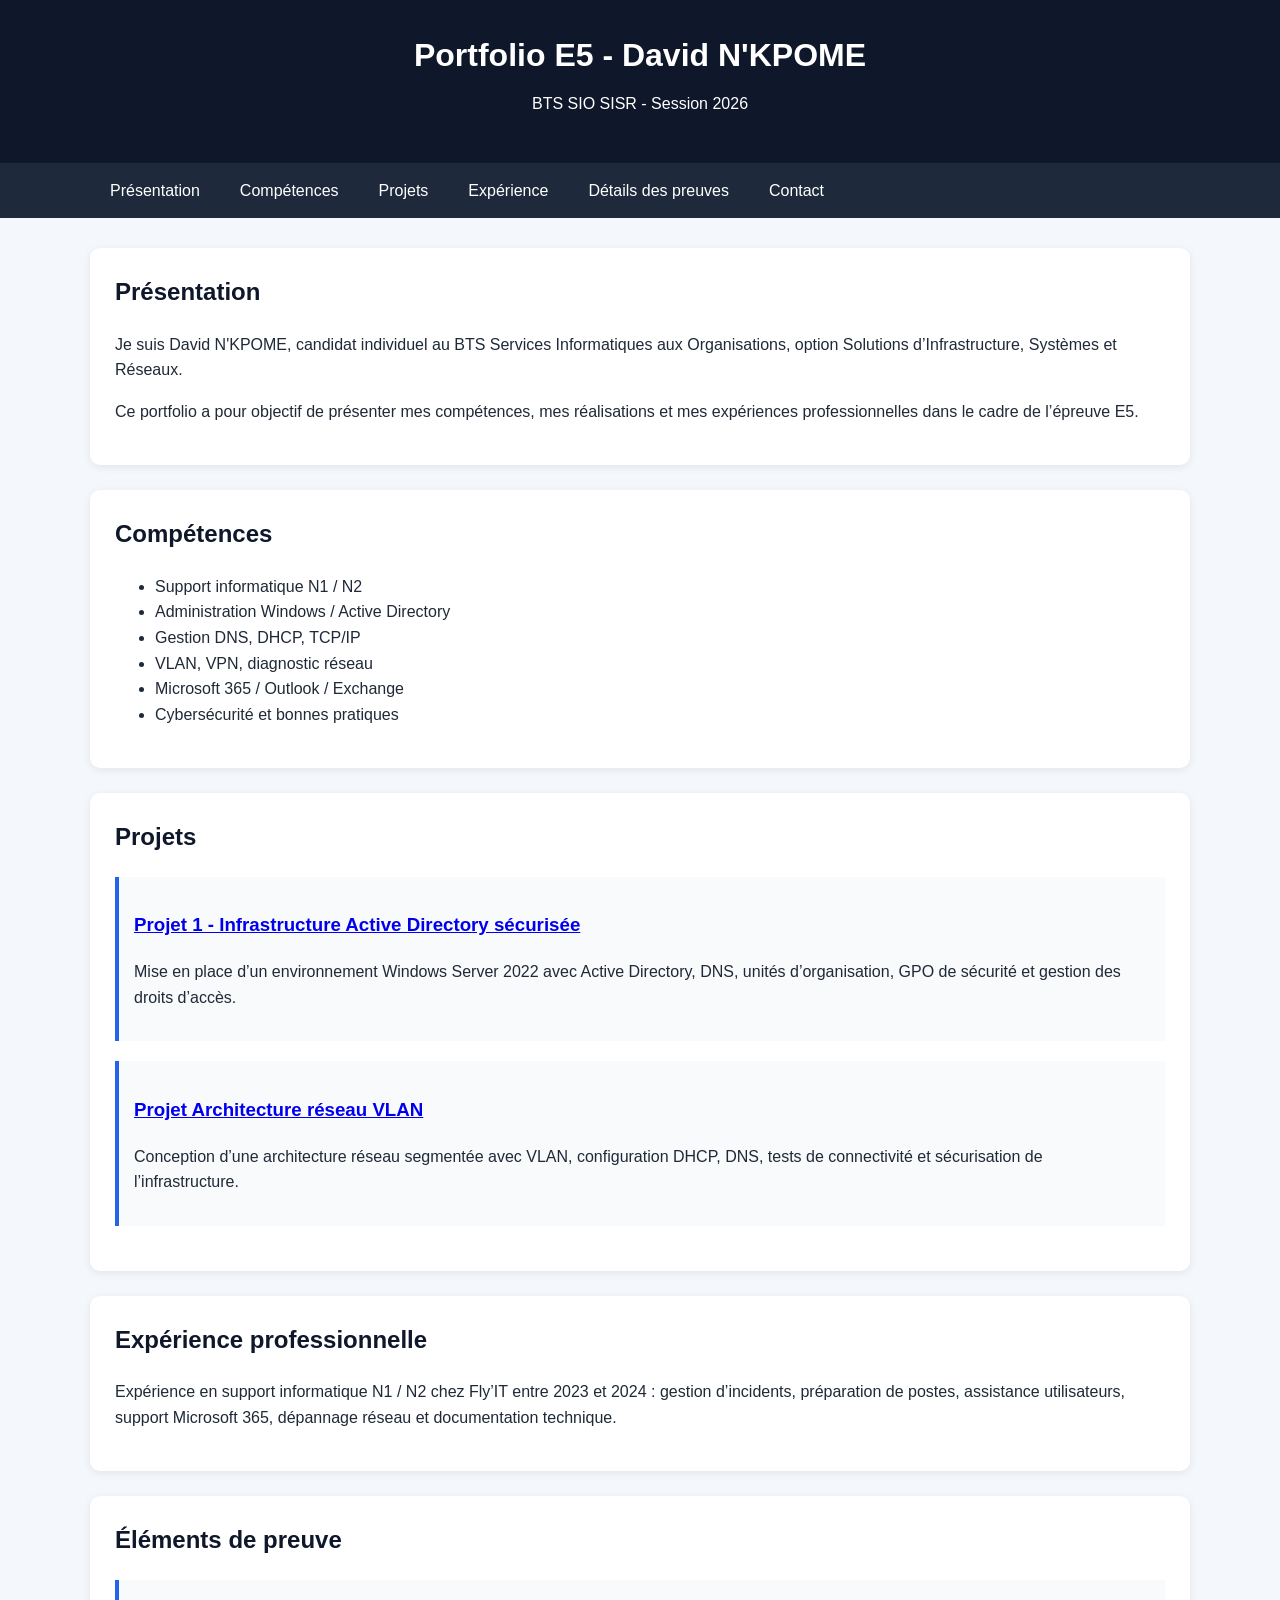
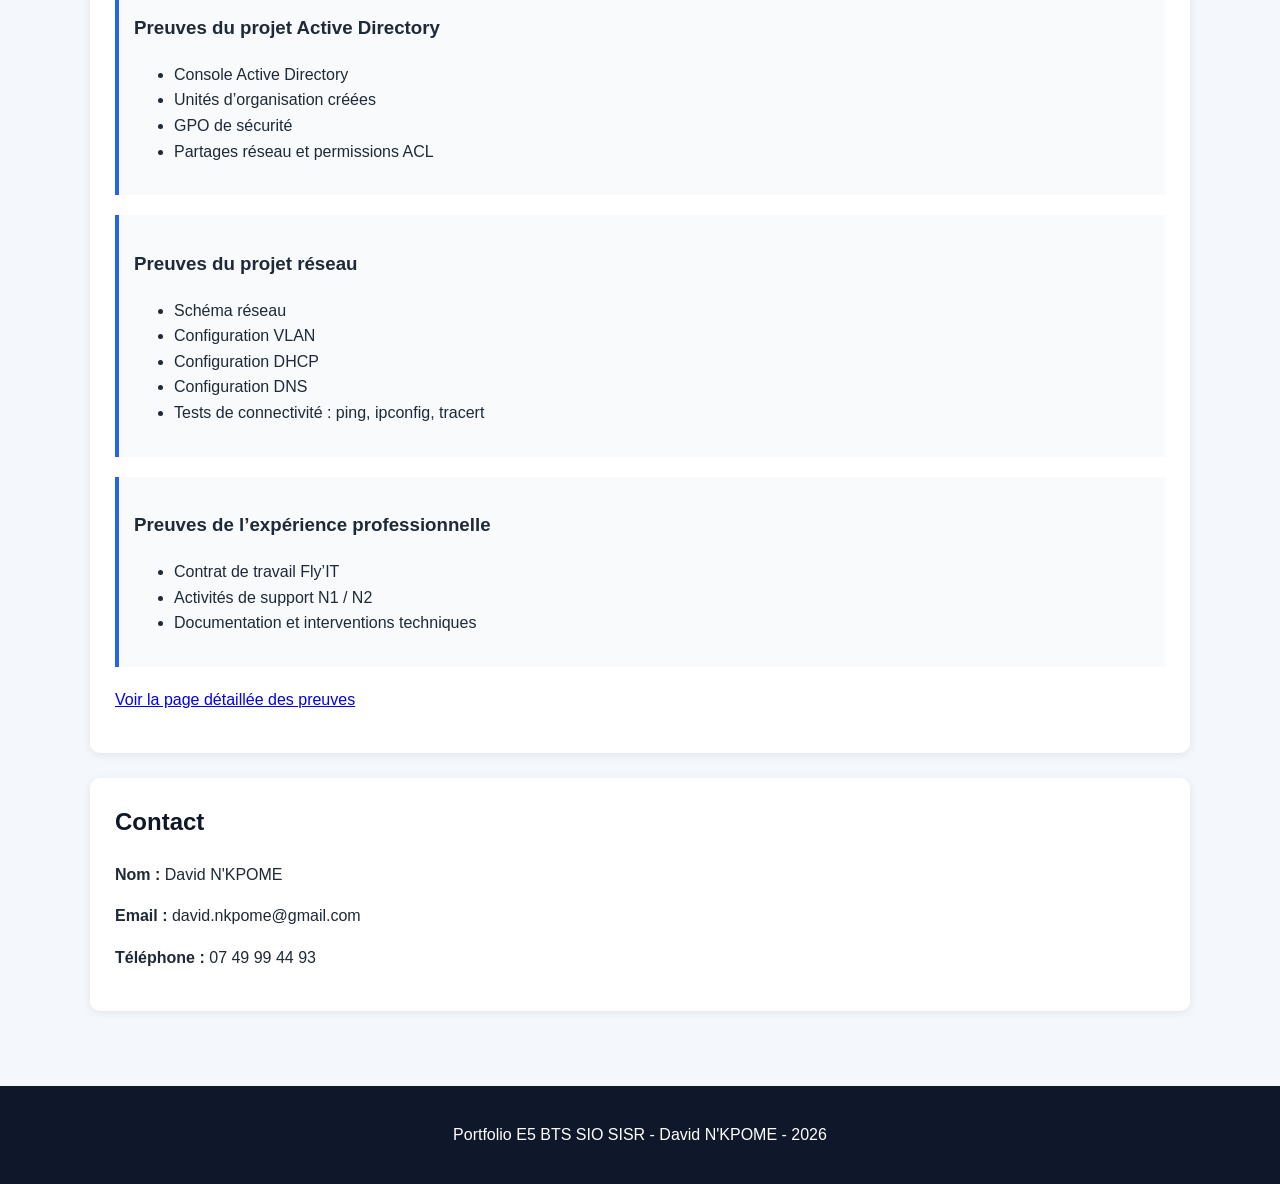
<file: index.html>
<!doctype html>
<html lang="fr">
  <head>
    <meta charset="UTF-8" />
    <meta name="viewport" content="width=device-width, initial-scale=1.0" />
    <title>Portfolio E5 - David N'KPOME</title>
    <link rel="stylesheet" href="css/style.css" />
  </head>
  <body>
    <header class="site-header">
      <div class="container">
        <h1>Portfolio E5 - David N'KPOME</h1>
        <p>BTS SIO SISR - Session 2026</p>
      </div>
    </header>

    <nav class="main-nav">
      <div class="container">
        <ul>
          <li><a href="#presentation">Présentation</a></li>
          <li><a href="#competences">Compétences</a></li>
          <li><a href="#projets">Projets</a></li>
          <li><a href="#experience">Expérience</a></li>
          <li><a href="preuves.html">Détails des preuves</a></li>
          <li><a href="#contact">Contact</a></li>
        </ul>
      </div>
    </nav>

    <main class="container">
      <section id="presentation">
        <h2>Présentation</h2>
        <p>
          Je suis David N'KPOME, candidat individuel au BTS Services
          Informatiques aux Organisations, option Solutions d’Infrastructure,
          Systèmes et Réseaux.
        </p>
        <p>
          Ce portfolio a pour objectif de présenter mes compétences, mes
          réalisations et mes expériences professionnelles dans le cadre de
          l’épreuve E5.
        </p>
      </section>

      <section id="competences">
        <h2>Compétences</h2>
        <ul>
          <li>Support informatique N1 / N2</li>
          <li>Administration Windows / Active Directory</li>
          <li>Gestion DNS, DHCP, TCP/IP</li>
          <li>VLAN, VPN, diagnostic réseau</li>
          <li>Microsoft 365 / Outlook / Exchange</li>
          <li>Cybersécurité et bonnes pratiques</li>
        </ul>
      </section>

      <section id="projets">
        <h2>Projets</h2>

        <article>
          <h3>
            <a href="projets/ad.html">
              Projet 1 - Infrastructure Active Directory sécurisée
            </a>
          </h3>

          <p>
            Mise en place d’un environnement Windows Server 2022 avec Active
            Directory, DNS, unités d’organisation, GPO de sécurité et gestion
            des droits d’accès.
          </p>
        </article>

        <article>
          <h3>
            <a href="projets/reseau.html"> Projet Architecture réseau VLAN </a>
          </h3>

          <p>
            Conception d’une architecture réseau segmentée avec VLAN,
            configuration DHCP, DNS, tests de connectivité et sécurisation de
            l’infrastructure.
          </p>
        </article>
      </section>

      <section id="experience">
        <h2>Expérience professionnelle</h2>
        <p>
          Expérience en support informatique N1 / N2 chez Fly’IT entre 2023 et
          2024 : gestion d’incidents, préparation de postes, assistance
          utilisateurs, support Microsoft 365, dépannage réseau et documentation
          technique.
        </p>
      </section>

      <section id="preuves">
    <h2>Éléments de preuve</h2>

    <article>
        <h3>Preuves du projet Active Directory</h3>
        <ul>
            <li>Console Active Directory</li>
            <li>Unités d’organisation créées</li>
            <li>GPO de sécurité</li>
            <li>Partages réseau et permissions ACL</li>
        </ul>
    </article>

    <article>
        <h3>Preuves du projet réseau</h3>
        <ul>
            <li>Schéma réseau</li>
            <li>Configuration VLAN</li>
            <li>Configuration DHCP</li>
            <li>Configuration DNS</li>
            <li>Tests de connectivité : ping, ipconfig, tracert</li>
        </ul>
    </article>

    <article>
        <h3>Preuves de l’expérience professionnelle</h3>
        <ul>
            <li>Contrat de travail Fly’IT</li>
            <li>Activités de support N1 / N2</li>
            <li>Documentation et interventions techniques</li>
        </ul>
    </article>

    <p><a href="preuves.html">Voir la page détaillée des preuves</a></p>
</section>

      <section id="contact">
        <h2>Contact</h2>
        <p><strong>Nom :</strong> David N'KPOME</p>
        <p><strong>Email :</strong> david.nkpome@gmail.com</p>
        <p><strong>Téléphone :</strong> 07 49 99 44 93</p>
      </section>
    </main>

    <footer class="site-footer">
      <div class="container">
        <p>Portfolio E5 BTS SIO SISR - David N'KPOME - 2026</p>
      </div>
    </footer>

    <script src="js/main.js"></script>
  </body>
</html>
</file>
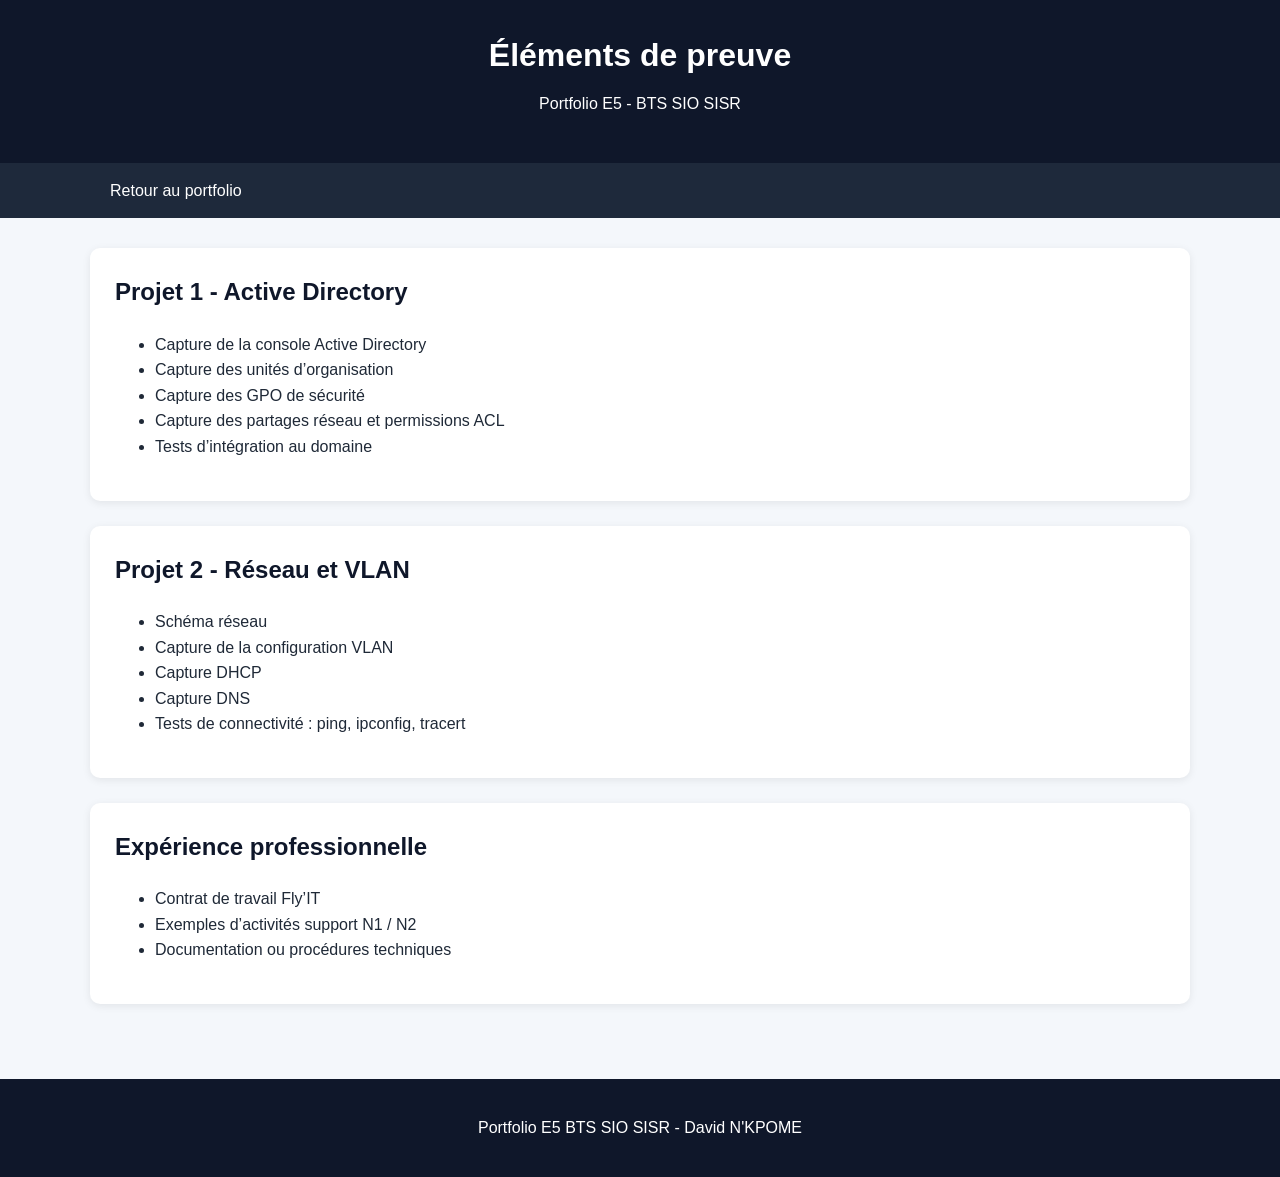
<file: preuves.html>
<!DOCTYPE html>
<html lang="fr">
<head>
    <meta charset="UTF-8">
    <meta name="viewport" content="width=device-width, initial-scale=1.0">
    <title>Éléments de preuve - Portfolio E5</title>
    <link rel="stylesheet" href="css/style.css">
</head>
<body>
    <header class="site-header">
        <div class="container">
            <h1>Éléments de preuve</h1>
            <p>Portfolio E5 - BTS SIO SISR</p>
        </div>
    </header>

    <nav class="main-nav">
        <div class="container">
            <ul>
                <li><a href="index.html">Retour au portfolio</a></li>
            </ul>
        </div>
    </nav>

    <main class="container">
        <section>
            <h2>Projet 1 - Active Directory</h2>
            <ul>
                <li>Capture de la console Active Directory</li>
                <li>Capture des unités d’organisation</li>
                <li>Capture des GPO de sécurité</li>
                <li>Capture des partages réseau et permissions ACL</li>
                <li>Tests d’intégration au domaine</li>
            </ul>
        </section>

        <section>
            <h2>Projet 2 - Réseau et VLAN</h2>
            <ul>
                <li>Schéma réseau</li>
                <li>Capture de la configuration VLAN</li>
                <li>Capture DHCP</li>
                <li>Capture DNS</li>
                <li>Tests de connectivité : ping, ipconfig, tracert</li>
            </ul>
        </section>

        <section>
            <h2>Expérience professionnelle</h2>
            <ul>
                <li>Contrat de travail Fly’IT</li>
                <li>Exemples d’activités support N1 / N2</li>
                <li>Documentation ou procédures techniques</li>
            </ul>
        </section>
    </main>

    <footer class="site-footer">
        <div class="container">
            <p>Portfolio E5 BTS SIO SISR - David N'KPOME</p>
        </div>
    </footer>
</body>
</html>
</file>
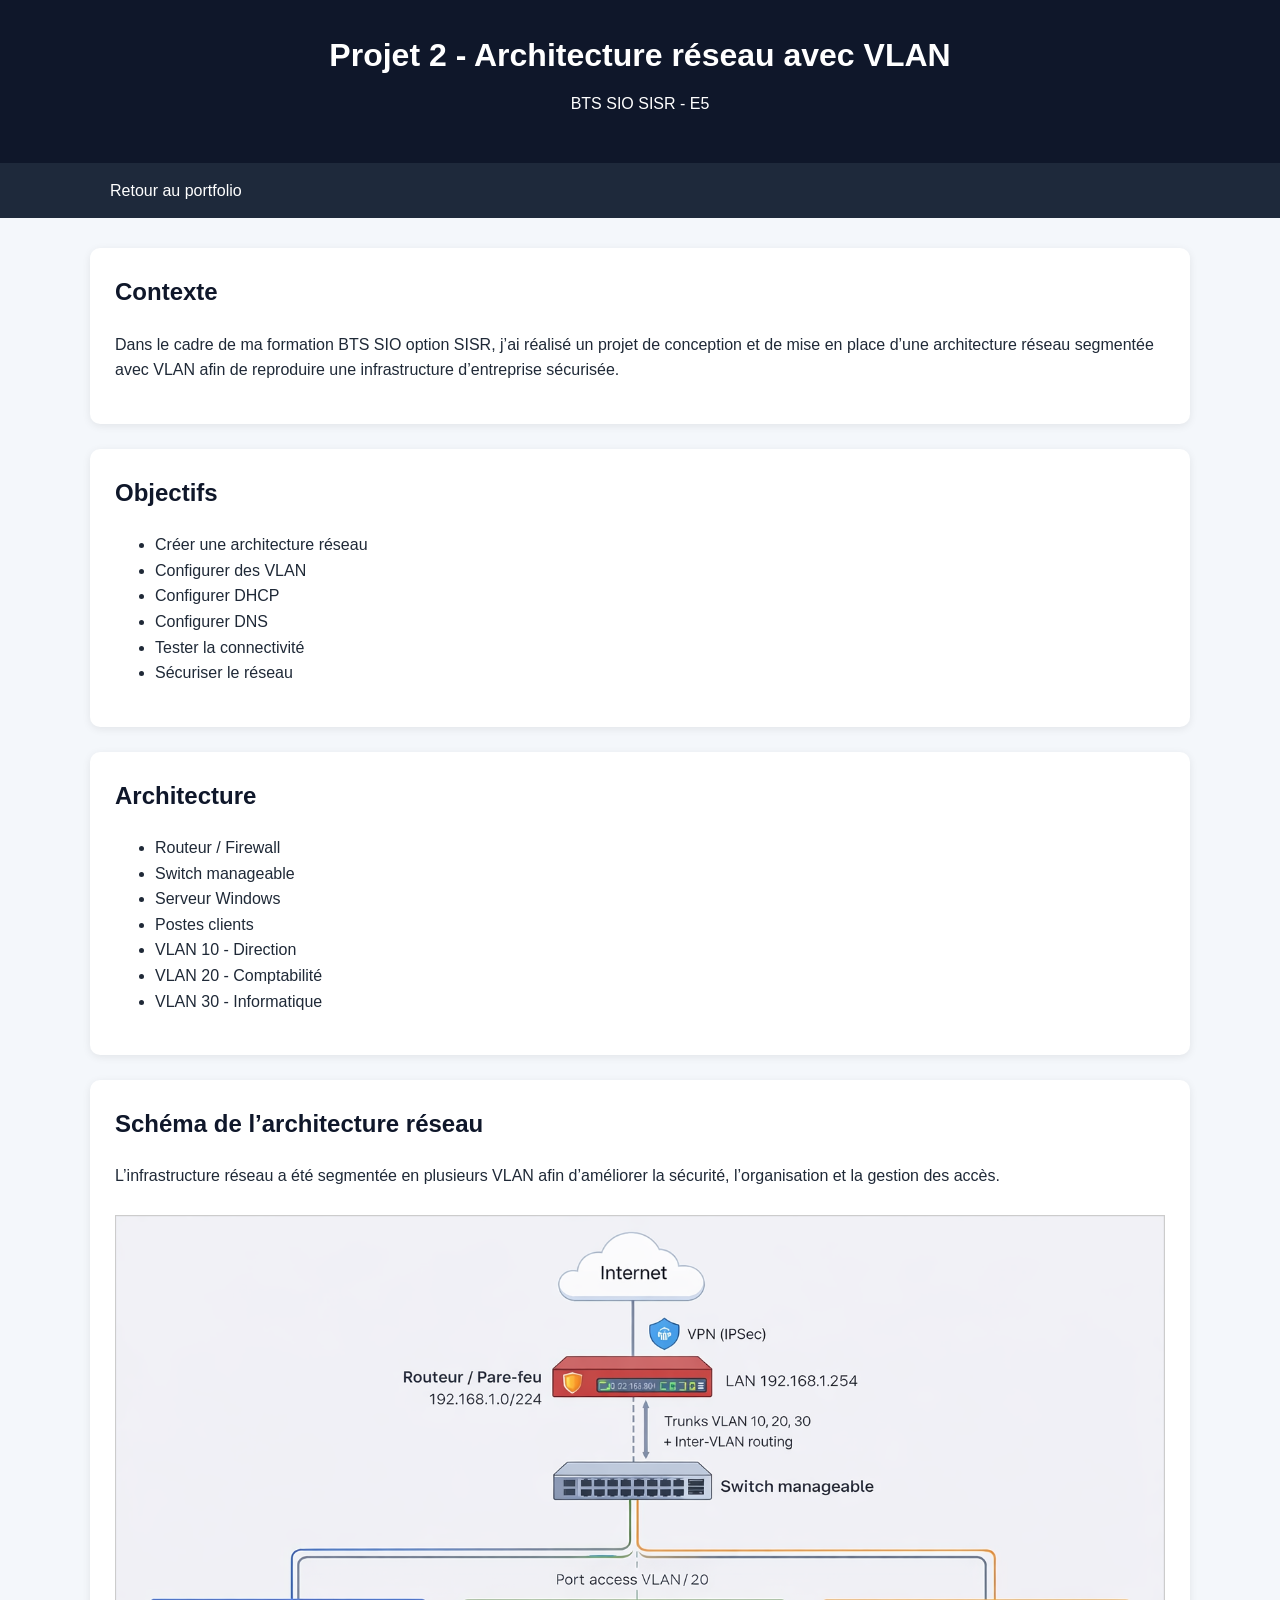
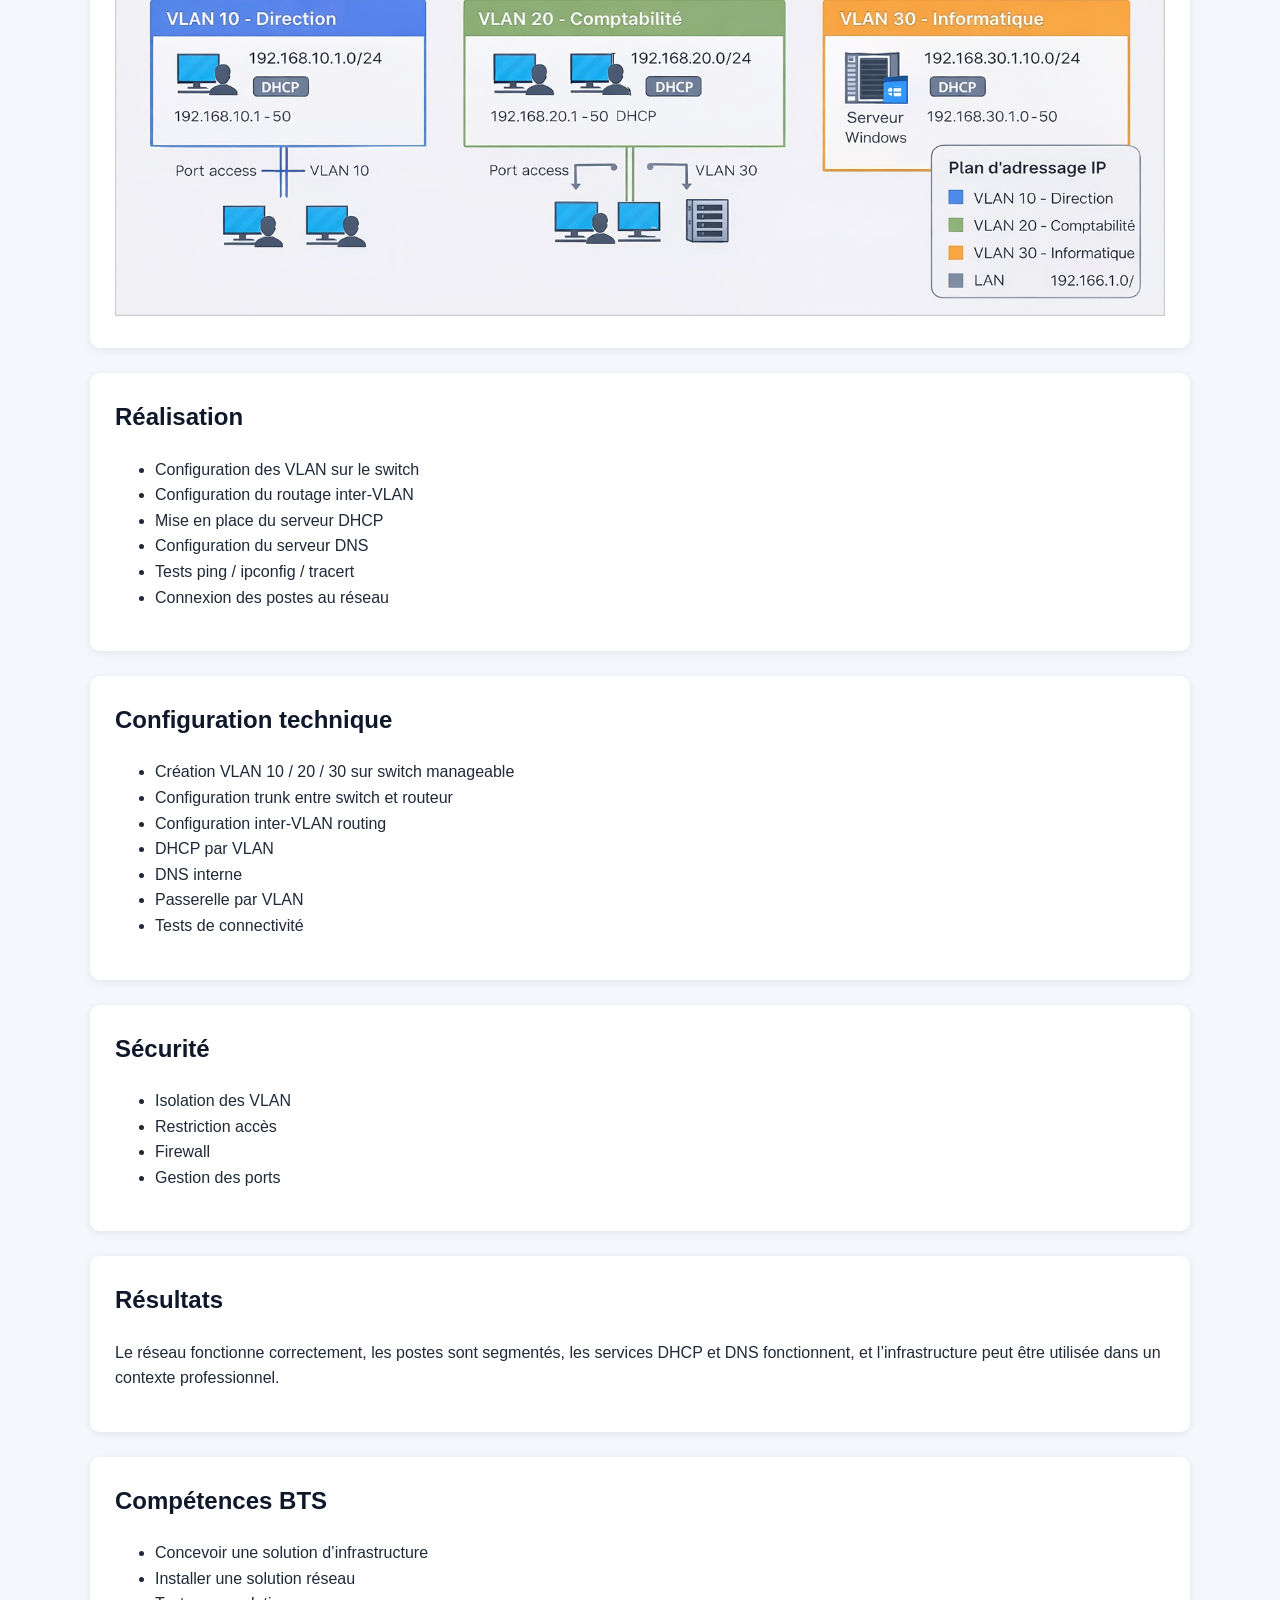
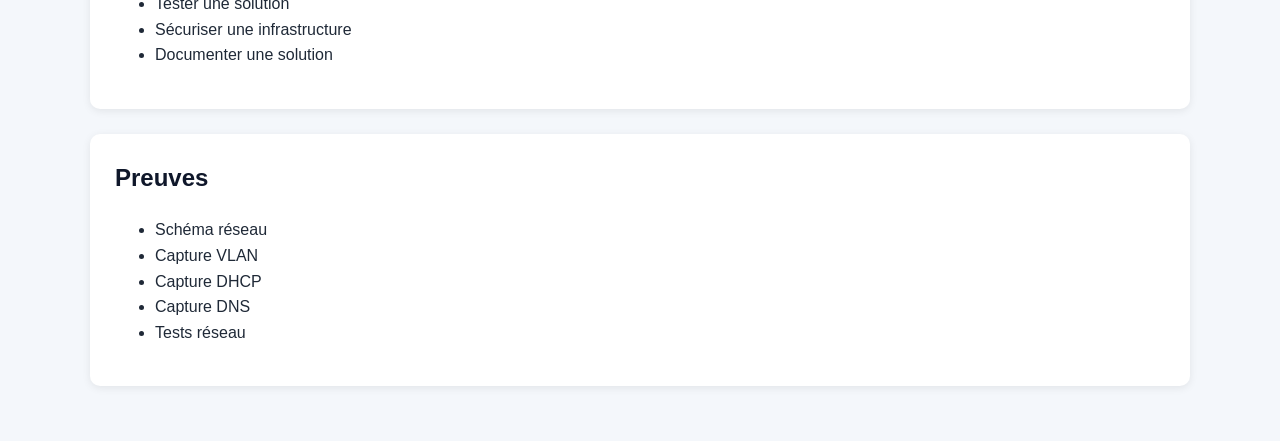
<file: projets/reseau.html>
<!DOCTYPE html>
<html lang="fr">
<head>
    <meta charset="UTF-8">
    <title>Projet Réseau - Portfolio E5</title>
    <link rel="stylesheet" href="../css/style.css">
</head>

<body>

<header class="site-header">
    <div class="container">
        <h1>Projet 2 - Architecture réseau avec VLAN</h1>
        <p>BTS SIO SISR - E5</p>
    </div>
</header>

<nav class="main-nav">
    <div class="container">
        <ul>
            <li><a href="../index.html">Retour au portfolio</a></li>
        </ul>
    </div>
</nav>

<main class="container">

<section>
<h2>Contexte</h2>

<p>
Dans le cadre de ma formation BTS SIO option SISR, j’ai réalisé un projet de conception
et de mise en place d’une architecture réseau segmentée avec VLAN afin de reproduire
une infrastructure d’entreprise sécurisée.
</p>

</section>


<section>
<h2>Objectifs</h2>

<ul>
<li>Créer une architecture réseau</li>
<li>Configurer des VLAN</li>
<li>Configurer DHCP</li>
<li>Configurer DNS</li>
<li>Tester la connectivité</li>
<li>Sécuriser le réseau</li>
</ul>

</section>


<section>
<h2>Architecture</h2>

<ul>
<li>Routeur / Firewall</li>
<li>Switch manageable</li>
<li>Serveur Windows</li>
<li>Postes clients</li>
<li>VLAN 10 - Direction</li>
<li>VLAN 20 - Comptabilité</li>
<li>VLAN 30 - Informatique</li>
</ul>

</section>


<section>
<h2>Schéma de l’architecture réseau</h2>

<p>
L’infrastructure réseau a été segmentée en plusieurs VLAN afin
d’améliorer la sécurité, l’organisation et la gestion des accès.
</p>

<img src="../assets/preuves/schemas/schema-reseau-vlan.png"
     alt="Schéma réseau VLAN"
     style="max-width:100%; border:1px solid #ccc; margin-top:10px;">

</section>


<section>
<h2>Réalisation</h2>

<ul>
<li>Configuration des VLAN sur le switch</li>
<li>Configuration du routage inter-VLAN</li>
<li>Mise en place du serveur DHCP</li>
<li>Configuration du serveur DNS</li>
<li>Tests ping / ipconfig / tracert</li>
<li>Connexion des postes au réseau</li>
</ul>

</section>


<section>
<h2>Configuration technique</h2>

<ul>
<li>Création VLAN 10 / 20 / 30 sur switch manageable</li>
<li>Configuration trunk entre switch et routeur</li>
<li>Configuration inter-VLAN routing</li>
<li>DHCP par VLAN</li>
<li>DNS interne</li>
<li>Passerelle par VLAN</li>
<li>Tests de connectivité</li>
</ul>

</section>


<section>
<h2>Sécurité</h2>

<ul>
<li>Isolation des VLAN</li>
<li>Restriction accès</li>
<li>Firewall</li>
<li>Gestion des ports</li>
</ul>

</section>


<section>
<h2>Résultats</h2>

<p>
Le réseau fonctionne correctement, les postes sont segmentés,
les services DHCP et DNS fonctionnent, et l’infrastructure
peut être utilisée dans un contexte professionnel.
</p>

</section>


<section>
<h2>Compétences BTS</h2>

<ul>
<li>Concevoir une solution d’infrastructure</li>
<li>Installer une solution réseau</li>
<li>Tester une solution</li>
<li>Sécuriser une infrastructure</li>
<li>Documenter une solution</li>
</ul>

</section>


<section>
<h2>Preuves</h2>

<ul>
<li>Schéma réseau</li>
<li>Capture VLAN</li>
<li>Capture DHCP</li>
<li>Capture DNS</li>
<li>Tests réseau</li>
</ul>

</section>

</main>

</body>
</html>
</file>
<file: css/style.css>
* {
    box-sizing: border-box;
}

body {
    margin: 0;
    font-family: Arial, sans-serif;
    line-height: 1.6;
    background-color: #f4f7fb;
    color: #1f2937;
}

.container {
    width: 90%;
    max-width: 1100px;
    margin: 0 auto;
}

.site-header {
    background-color: #0f172a;
    color: white;
    padding: 30px 0;
    text-align: center;
}

.site-header h1 {
    margin: 0;
    font-size: 2rem;
}

.site-header p {
    margin-top: 10px;
}

.main-nav {
    background-color: #1e293b;
}

.main-nav ul {
    list-style: none;
    margin: 0;
    padding: 0;
    display: flex;
    flex-wrap: wrap;
}

.main-nav li {
    margin: 0;
}

.main-nav a {
    display: block;
    padding: 15px 20px;
    color: white;
    text-decoration: none;
}

.main-nav a:hover {
    background-color: #334155;
}

main {
    padding: 30px 0;
}

section {
    background-color: white;
    margin-bottom: 25px;
    padding: 25px;
    border-radius: 10px;
    box-shadow: 0 2px 8px rgba(0, 0, 0, 0.08);
}

section h2 {
    margin-top: 0;
    color: #0f172a;
}

article {
    margin-bottom: 20px;
    padding: 15px;
    border-left: 4px solid #2563eb;
    background-color: #f8fafc;
}

.site-footer {
    background-color: #0f172a;
    color: white;
    text-align: center;
    padding: 20px 0;
    margin-top: 20px;
}
</file>
